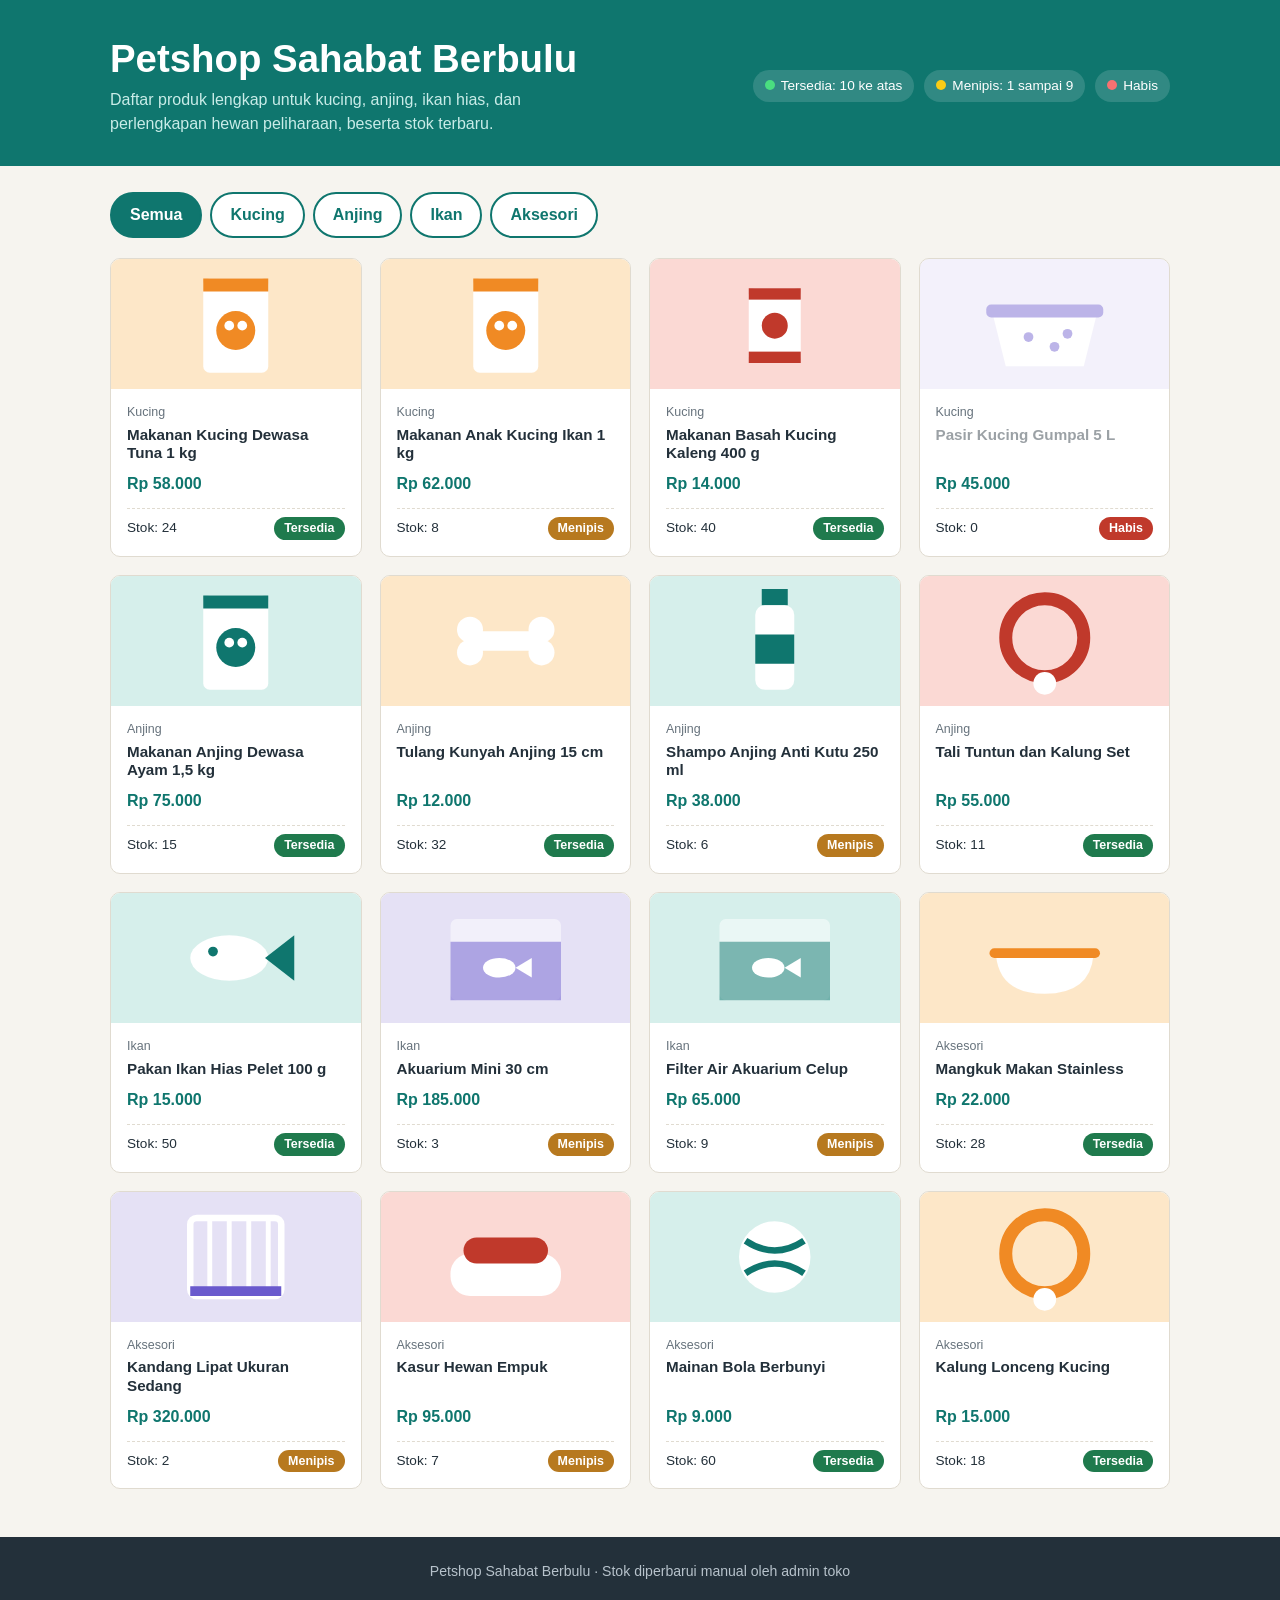
<file: Kelompok Celerates/index.html>
<!DOCTYPE html>
<html lang="id">
<head>
<meta charset="UTF-8">
<meta name="viewport" content="width=device-width, initial-scale=1">
<title>Petshop Sahabat Berbulu - Daftar Produk & Stok</title>
<style>
:root{--ink:#23303a;--teal:#0f766e;--orange:#f08a24;--bg:#f6f4ef;--white:#fff;--line:#e0dbd0;--muted:#66727c;--ok:#1f7a4d;--low:#b7791f;--out:#c0392b}
*{box-sizing:border-box;margin:0;padding:0}
body{font-family:"Trebuchet MS","Segoe UI",Arial,sans-serif;background:var(--bg);color:var(--ink);line-height:1.5}
.wrap{max-width:1100px;margin:0 auto;padding:0 20px}
h1,h2,h3{font-family:"Arial Black","Helvetica Neue",Arial,sans-serif;line-height:1.2}

header{background:var(--teal);color:var(--white);padding:36px 0 30px}
header .wrap{display:flex;align-items:center;gap:24px;flex-wrap:wrap;justify-content:space-between}
header h1{font-size:clamp(1.6rem,4vw,2.4rem)}
header p{color:#c9ece8;margin-top:6px;max-width:48ch}
.legend{display:flex;gap:10px;flex-wrap:wrap;font-size:.85rem}
.legend span{background:rgba(255,255,255,.14);padding:6px 12px;border-radius:20px}
.legend i{display:inline-block;width:10px;height:10px;border-radius:50%;margin-right:6px}

/* filter tanpa JavaScript */
.vis{position:absolute;opacity:0;pointer-events:none}
.tabs{display:flex;gap:8px;flex-wrap:wrap;margin:26px 0 20px}
.tabs label{cursor:pointer;padding:9px 18px;border:2px solid var(--teal);border-radius:24px;font-weight:700;color:var(--teal);background:var(--white)}
#f-all:checked ~ .tabs [for=f-all],#f-kucing:checked ~ .tabs [for=f-kucing],#f-anjing:checked ~ .tabs [for=f-anjing],
#f-ikan:checked ~ .tabs [for=f-ikan],#f-aksesori:checked ~ .tabs [for=f-aksesori]{background:var(--teal);color:var(--white)}
.vis:focus-visible ~ .tabs label{outline:2px dashed var(--orange);outline-offset:2px}
#f-kucing:checked ~ .grid .p:not(.kucing),#f-anjing:checked ~ .grid .p:not(.anjing),
#f-ikan:checked ~ .grid .p:not(.ikan),#f-aksesori:checked ~ .grid .p:not(.aksesori){display:none}

.grid{display:grid;grid-template-columns:repeat(4,1fr);gap:18px;padding-bottom:48px}
.p{background:var(--white);border:1px solid var(--line);border-radius:10px;overflow:hidden;display:flex;flex-direction:column}
.p svg{display:block;width:100%;height:130px}
.c1{background:#fde7c8;color:#f08a24}.c2{background:#d6efeb;color:#0f766e}.c3{background:#e5e1f5;color:#6a5acd}.c4{background:#fbd9d4;color:#c0392b}
.p .b{padding:14px 16px 16px;display:flex;flex-direction:column;gap:4px;flex:1}
.p small{color:var(--muted);font-size:.78rem}
.p h3{font-size:.95rem;font-family:"Trebuchet MS",Arial,sans-serif;font-weight:700}
.pr{font-weight:700;color:var(--teal);margin-top:auto;padding-top:6px}
.st{display:flex;justify-content:space-between;align-items:center;font-size:.85rem;border-top:1px dashed var(--line);margin-top:8px;padding-top:8px}
.st b{padding:2px 10px;border-radius:12px;color:var(--white);font-size:.78rem}
.ok .st b{background:var(--ok)}.low .st b{background:var(--low)}.out .st b{background:var(--out)}
.out svg,.out h3{opacity:.45}

footer{background:var(--ink);color:#b7c2cb;text-align:center;padding:24px 20px;font-size:.88rem}

@media (max-width:900px){.grid{grid-template-columns:repeat(3,1fr)}}
@media (max-width:660px){.grid{grid-template-columns:repeat(2,1fr);gap:12px}.p svg{height:100px}}
@media (max-width:380px){.grid{grid-template-columns:1fr}}
</style>
</head>
<body>

<!-- Kumpulan gambar produk (SVG), dipakai ulang di kartu -->
<svg width="0" height="0" style="position:absolute" aria-hidden="true">
  <symbol id="bag" viewBox="0 0 100 80"><rect x="30" y="12" width="40" height="58" rx="4" fill="#fff"/><rect x="30" y="12" width="40" height="8" fill="currentColor"/><circle cx="50" cy="44" r="12" fill="currentColor"/><circle cx="46" cy="41" r="3" fill="#fff"/><circle cx="54" cy="41" r="3" fill="#fff"/></symbol>
  <symbol id="can" viewBox="0 0 100 80"><rect x="34" y="18" width="32" height="46" rx="4" fill="#fff"/><rect x="34" y="18" width="32" height="7" fill="currentColor"/><rect x="34" y="57" width="32" height="7" fill="currentColor"/><circle cx="50" cy="41" r="8" fill="currentColor"/></symbol>
  <symbol id="bone" viewBox="0 0 100 80"><rect x="30" y="34" width="40" height="12" fill="#fff"/><circle cx="28" cy="33" r="8" fill="#fff"/><circle cx="28" cy="47" r="8" fill="#fff"/><circle cx="72" cy="33" r="8" fill="#fff"/><circle cx="72" cy="47" r="8" fill="#fff"/></symbol>
  <symbol id="bottle" viewBox="0 0 100 80"><rect x="42" y="8" width="16" height="10" fill="currentColor"/><rect x="38" y="18" width="24" height="52" rx="6" fill="#fff"/><rect x="38" y="36" width="24" height="18" fill="currentColor"/></symbol>
  <symbol id="collar" viewBox="0 0 100 80"><circle cx="50" cy="38" r="24" fill="none" stroke="currentColor" stroke-width="8"/><circle cx="50" cy="66" r="7" fill="#fff"/></symbol>
  <symbol id="fish" viewBox="0 0 100 80"><ellipse cx="46" cy="40" rx="24" ry="14" fill="#fff"/><path d="M68 40 L86 26 L86 54 Z" fill="currentColor"/><circle cx="36" cy="36" r="3" fill="currentColor"/></symbol>
  <symbol id="tank" viewBox="0 0 100 80"><rect x="16" y="16" width="68" height="50" rx="4" fill="#fff" opacity=".5"/><rect x="16" y="30" width="68" height="36" fill="currentColor" opacity=".5"/><ellipse cx="46" cy="46" rx="10" ry="6" fill="#fff"/><path d="M56 46 L66 40 L66 52 Z" fill="#fff"/></symbol>
  <symbol id="bowl" viewBox="0 0 100 80"><path d="M20 38 H80 Q78 62 50 62 Q22 62 20 38 Z" fill="#fff"/><rect x="16" y="34" width="68" height="6" rx="3" fill="currentColor"/></symbol>
  <symbol id="cage" viewBox="0 0 100 80"><rect x="22" y="16" width="56" height="48" rx="4" fill="none" stroke="#fff" stroke-width="4"/><path d="M34 16V64M46 16V64M58 16V64M70 16V64" stroke="#fff" stroke-width="3"/><rect x="22" y="58" width="56" height="6" fill="currentColor"/></symbol>
  <symbol id="bed" viewBox="0 0 100 80"><rect x="16" y="38" width="68" height="26" rx="12" fill="#fff"/><rect x="24" y="28" width="52" height="16" rx="8" fill="currentColor"/></symbol>
  <symbol id="ball" viewBox="0 0 100 80"><circle cx="50" cy="40" r="22" fill="#fff"/><path d="M32 30 Q50 42 68 30 M32 50 Q50 38 68 50" stroke="currentColor" stroke-width="4" fill="none"/></symbol>
  <symbol id="litter" viewBox="0 0 100 80"><path d="M18 34 H82 L74 66 H26 Z" fill="#fff"/><rect x="14" y="28" width="72" height="8" rx="3" fill="currentColor"/><circle cx="40" cy="48" r="3" fill="currentColor"/><circle cx="56" cy="54" r="3" fill="currentColor"/><circle cx="64" cy="46" r="3" fill="currentColor"/></symbol>
</svg>

<header>
  <div class="wrap">
    <div>
      <h1>Petshop Sahabat Berbulu</h1>
      <p>Daftar produk lengkap untuk kucing, anjing, ikan hias, dan perlengkapan hewan peliharaan, beserta stok terbaru.</p>
    </div>
    <div class="legend">
      <span><i style="background:#4ade80"></i>Tersedia: 10 ke atas</span>
      <span><i style="background:#facc15"></i>Menipis: 1 sampai 9</span>
      <span><i style="background:#f87171"></i>Habis</span>
    </div>
  </div>
</header>

<main class="wrap">
  <input class="vis" type="radio" name="f" id="f-all" checked>
  <input class="vis" type="radio" name="f" id="f-kucing">
  <input class="vis" type="radio" name="f" id="f-anjing">
  <input class="vis" type="radio" name="f" id="f-ikan">
  <input class="vis" type="radio" name="f" id="f-aksesori">

  <div class="tabs">
    <label for="f-all">Semua</label>
    <label for="f-kucing">Kucing</label>
    <label for="f-anjing">Anjing</label>
    <label for="f-ikan">Ikan</label>
    <label for="f-aksesori">Aksesori</label>
  </div>

  <div class="grid">

    <!-- KUCING -->
    <article class="p kucing ok"><svg class="c1" viewBox="0 0 100 80"><use href="#bag"/></svg><div class="b"><small>Kucing</small><h3>Makanan Kucing Dewasa Tuna 1 kg</h3><p class="pr">Rp 58.000</p><p class="st"><span>Stok: 24</span><b>Tersedia</b></p></div></article>
    <article class="p kucing low"><svg class="c1" viewBox="0 0 100 80"><use href="#bag"/></svg><div class="b"><small>Kucing</small><h3>Makanan Anak Kucing Ikan 1 kg</h3><p class="pr">Rp 62.000</p><p class="st"><span>Stok: 8</span><b>Menipis</b></p></div></article>
    <article class="p kucing ok"><svg class="c4" viewBox="0 0 100 80"><use href="#can"/></svg><div class="b"><small>Kucing</small><h3>Makanan Basah Kucing Kaleng 400 g</h3><p class="pr">Rp 14.000</p><p class="st"><span>Stok: 40</span><b>Tersedia</b></p></div></article>
    <article class="p kucing out"><svg class="c3" viewBox="0 0 100 80"><use href="#litter"/></svg><div class="b"><small>Kucing</small><h3>Pasir Kucing Gumpal 5 L</h3><p class="pr">Rp 45.000</p><p class="st"><span>Stok: 0</span><b>Habis</b></p></div></article>

    <!-- ANJING -->
    <article class="p anjing ok"><svg class="c2" viewBox="0 0 100 80"><use href="#bag"/></svg><div class="b"><small>Anjing</small><h3>Makanan Anjing Dewasa Ayam 1,5 kg</h3><p class="pr">Rp 75.000</p><p class="st"><span>Stok: 15</span><b>Tersedia</b></p></div></article>
    <article class="p anjing ok"><svg class="c1" viewBox="0 0 100 80"><use href="#bone"/></svg><div class="b"><small>Anjing</small><h3>Tulang Kunyah Anjing 15 cm</h3><p class="pr">Rp 12.000</p><p class="st"><span>Stok: 32</span><b>Tersedia</b></p></div></article>
    <article class="p anjing low"><svg class="c2" viewBox="0 0 100 80"><use href="#bottle"/></svg><div class="b"><small>Anjing</small><h3>Shampo Anjing Anti Kutu 250 ml</h3><p class="pr">Rp 38.000</p><p class="st"><span>Stok: 6</span><b>Menipis</b></p></div></article>
    <article class="p anjing ok"><svg class="c4" viewBox="0 0 100 80"><use href="#collar"/></svg><div class="b"><small>Anjing</small><h3>Tali Tuntun dan Kalung Set</h3><p class="pr">Rp 55.000</p><p class="st"><span>Stok: 11</span><b>Tersedia</b></p></div></article>

    <!-- IKAN -->
    <article class="p ikan ok"><svg class="c2" viewBox="0 0 100 80"><use href="#fish"/></svg><div class="b"><small>Ikan</small><h3>Pakan Ikan Hias Pelet 100 g</h3><p class="pr">Rp 15.000</p><p class="st"><span>Stok: 50</span><b>Tersedia</b></p></div></article>
    <article class="p ikan low"><svg class="c3" viewBox="0 0 100 80"><use href="#tank"/></svg><div class="b"><small>Ikan</small><h3>Akuarium Mini 30 cm</h3><p class="pr">Rp 185.000</p><p class="st"><span>Stok: 3</span><b>Menipis</b></p></div></article>
    <article class="p ikan low"><svg class="c2" viewBox="0 0 100 80"><use href="#tank"/></svg><div class="b"><small>Ikan</small><h3>Filter Air Akuarium Celup</h3><p class="pr">Rp 65.000</p><p class="st"><span>Stok: 9</span><b>Menipis</b></p></div></article>

    <!-- AKSESORI -->
    <article class="p aksesori ok"><svg class="c1" viewBox="0 0 100 80"><use href="#bowl"/></svg><div class="b"><small>Aksesori</small><h3>Mangkuk Makan Stainless</h3><p class="pr">Rp 22.000</p><p class="st"><span>Stok: 28</span><b>Tersedia</b></p></div></article>
    <article class="p aksesori low"><svg class="c3" viewBox="0 0 100 80"><use href="#cage"/></svg><div class="b"><small>Aksesori</small><h3>Kandang Lipat Ukuran Sedang</h3><p class="pr">Rp 320.000</p><p class="st"><span>Stok: 2</span><b>Menipis</b></p></div></article>
    <article class="p aksesori low"><svg class="c4" viewBox="0 0 100 80"><use href="#bed"/></svg><div class="b"><small>Aksesori</small><h3>Kasur Hewan Empuk</h3><p class="pr">Rp 95.000</p><p class="st"><span>Stok: 7</span><b>Menipis</b></p></div></article>
    <article class="p aksesori ok"><svg class="c2" viewBox="0 0 100 80"><use href="#ball"/></svg><div class="b"><small>Aksesori</small><h3>Mainan Bola Berbunyi</h3><p class="pr">Rp 9.000</p><p class="st"><span>Stok: 60</span><b>Tersedia</b></p></div></article>
    <article class="p aksesori ok"><svg class="c1" viewBox="0 0 100 80"><use href="#collar"/></svg><div class="b"><small>Aksesori</small><h3>Kalung Lonceng Kucing</h3><p class="pr">Rp 15.000</p><p class="st"><span>Stok: 18</span><b>Tersedia</b></p></div></article>

  </div>
</main>

<footer>Petshop Sahabat Berbulu &middot; Stok diperbarui manual oleh admin toko</footer>
</body>
</html>
</file>
